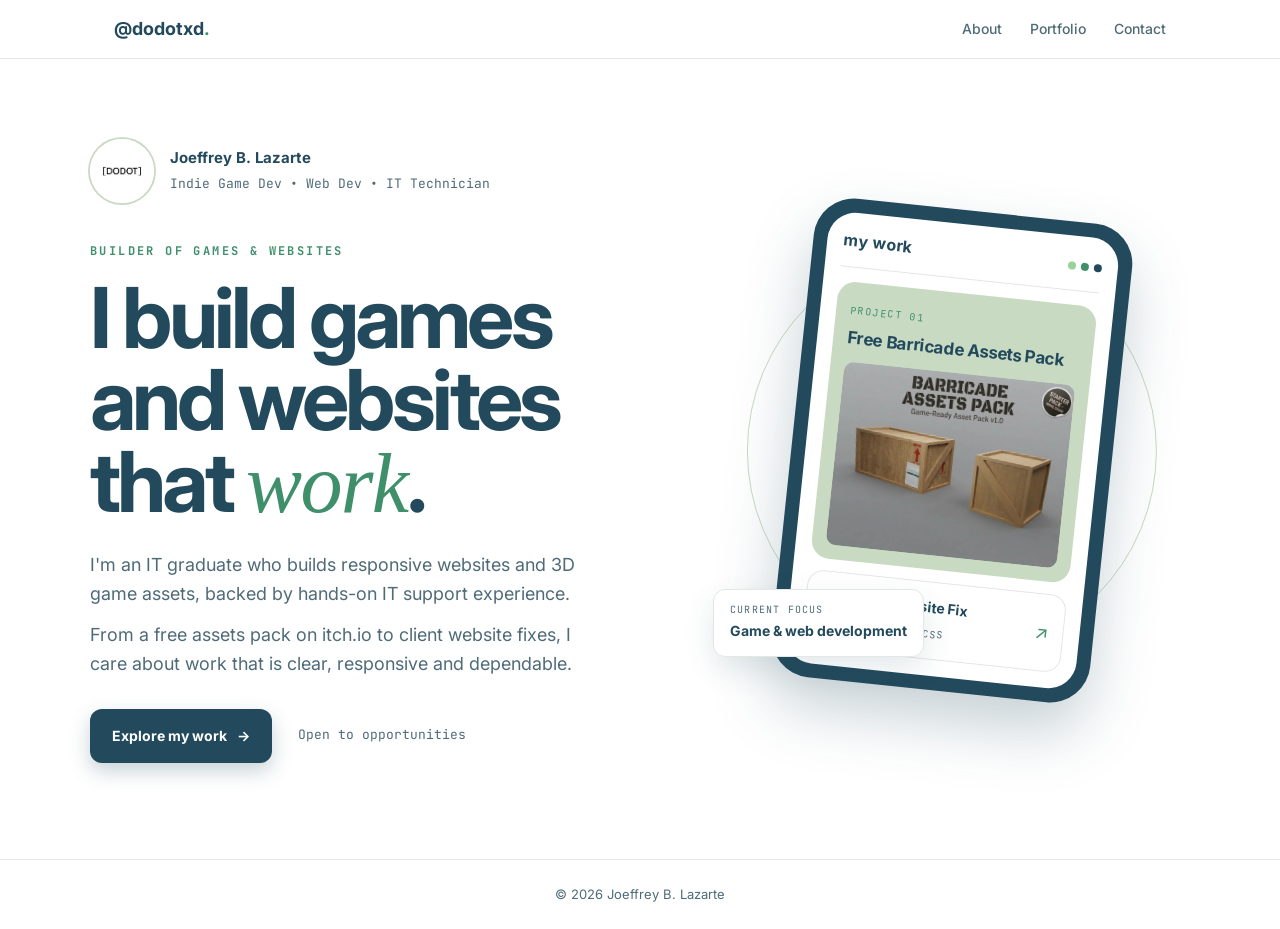
<file: index.html>
<!DOCTYPE html><html lang="en"><head><meta charset="UTF-8"><meta name="viewport" content="width=device-width, initial-scale=1">
<link rel="preconnect" href="https://fonts.googleapis.com"><link rel="preconnect" href="https://fonts.gstatic.com" crossorigin>
<link href="https://fonts.googleapis.com/css2?family=Inter:wght@400;500;700&family=JetBrains+Mono:wght@500;700&display=swap" rel="stylesheet">
<link rel="stylesheet" href="style.css"><title>Joeffrey B. Lazarte | Indie Game Dev &amp; Web Dev</title></head><body>
<header><div class="wrap"><a class="brand" href="index.html">@dodotxd<span>.</span></a>
<nav><a href="about.html">About</a><a href="portfolio.html">Portfolio</a><a href="contact.html">Contact</a></nav></div></header>
<main class="wrap hero">
  <div>
    <div class="who"><img src="img/face.png" alt="Photo of Joeffrey B. Lazarte"><div><b>Joeffrey B. Lazarte</b><span class="mono">Indie Game Dev • Web Dev • IT Technician</span></div></div>
    <span class="eyebrow">Builder of games &amp; websites</span>
    <h1>I build games and websites that <em>work</em>.</h1>
    <p>I'm an IT graduate who builds responsive websites and 3D game assets, backed by hands-on IT support experience.</p>
    <p>From a free assets pack on itch.io to client website fixes, I care about work that is clear, responsive and dependable.</p>
    <div class="cta"><a class="btn" href="portfolio.html">Explore my work <span>&rarr;</span></a><span class="mono">Open to opportunities</span></div>
  </div>
  <div class="stage">
    <div class="ring"></div>
    <div class="device"><div class="screen">
      <div class="screen-top"><span>my work</span><span class="dots"><i></i><i></i><i></i></span></div>
      <div class="proj"><small>PROJECT 01</small><b>Free Barricade Assets Pack</b><img src="img/Thumnail.jpg" alt="Free Barricade Assets Pack"></div>
      <div class="mini"><div><b>Soori Bali Website Fix</b><small>WEB · CLIENT · CSS</small></div><span>&#8599;</span></div>
    </div></div>
    <div class="chip"><small>Current focus</small><b>Game &amp; web development</b></div>
  </div>
</main>
<footer>&copy; 2026 Joeffrey B. Lazarte</footer></body></html>
</file>
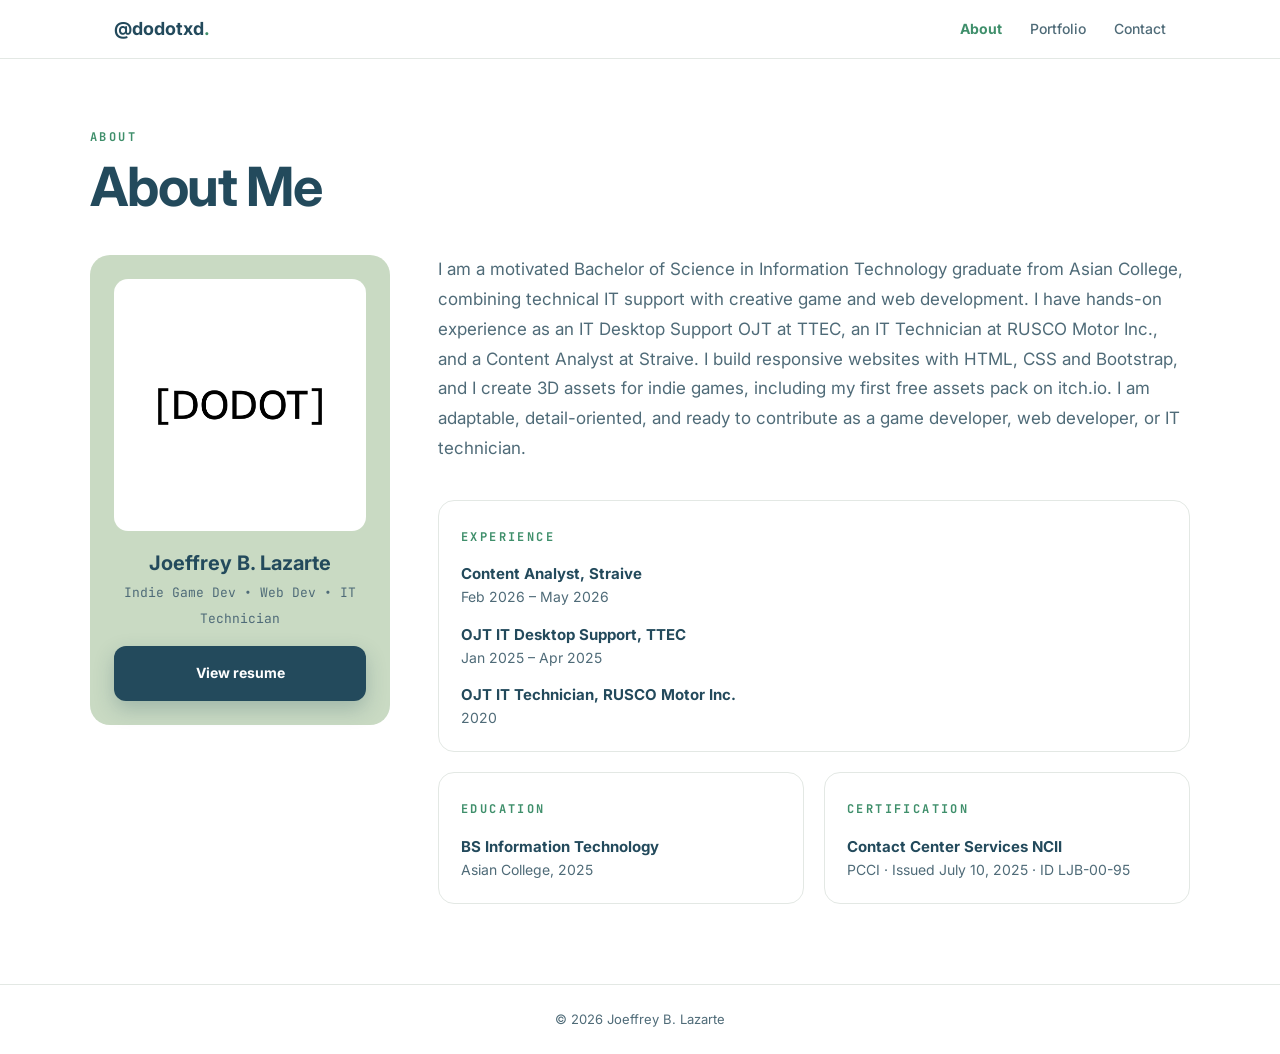
<file: about.html>
<!DOCTYPE html><html lang="en"><head><meta charset="UTF-8"><meta name="viewport" content="width=device-width, initial-scale=1">
<link rel="preconnect" href="https://fonts.googleapis.com"><link rel="preconnect" href="https://fonts.gstatic.com" crossorigin>
<link href="https://fonts.googleapis.com/css2?family=Inter:wght@400;500;700&family=JetBrains+Mono:wght@500;700&display=swap" rel="stylesheet">
<link rel="stylesheet" href="style.css"><title>About | Joeffrey B. Lazarte</title></head><body>
<header><div class="wrap"><a class="brand" href="index.html">@dodotxd<span>.</span></a>
<nav><a href="about.html" aria-current="page">About</a><a href="portfolio.html">Portfolio</a><a href="contact.html">Contact</a></nav></div></header>
<main class="wrap main">
  <span class="eyebrow">About</span><h1 class="page">About Me</h1>
  <div class="about-grid">
    <aside class="id-card"><img src="img/face.png" alt="Photo of Joeffrey B. Lazarte"><h2>Joeffrey B. Lazarte</h2><span class="mono">Indie Game Dev • Web Dev • IT Technician</span>
      <a class="btn" href="https://drive.google.com/file/d/1VAEqomhsJ4fU99PU3t4I140rJVfpsrLW/view?usp=sharing" target="_blank" rel="noopener">View resume</a></aside>
    <div>
      <p class="bio">I am a motivated Bachelor of Science in Information Technology graduate from Asian College, combining technical IT support with creative game and web development. I have hands-on experience as an IT Desktop Support OJT at TTEC, an IT Technician at RUSCO Motor Inc., and a Content Analyst at Straive. I build responsive websites with HTML, CSS and Bootstrap, and I create 3D assets for indie games, including my first free assets pack on itch.io. I am adaptable, detail-oriented, and ready to contribute as a game developer, web developer, or IT technician.</p>
      <div class="facts">
        <div class="fact wide"><span class="eyebrow">Experience</span><ul>
          <li><b>Content Analyst, Straive</b>Feb 2026 – May 2026</li>
          <li><b>OJT IT Desktop Support, TTEC</b>Jan 2025 – Apr 2025</li>
          <li><b>OJT IT Technician, RUSCO Motor Inc.</b>2020</li></ul></div>
        <div class="fact"><span class="eyebrow">Education</span><ul><li><b>BS Information Technology</b>Asian College, 2025</li></ul></div>
        <div class="fact"><span class="eyebrow">Certification</span><ul><li><b>Contact Center Services NCII</b>PCCI · Issued July 10, 2025 · ID LJB-00-95</li></ul></div>
      </div>
    </div>
  </div>
</main>
<footer>&copy; 2026 Joeffrey B. Lazarte</footer></body></html>
</file>
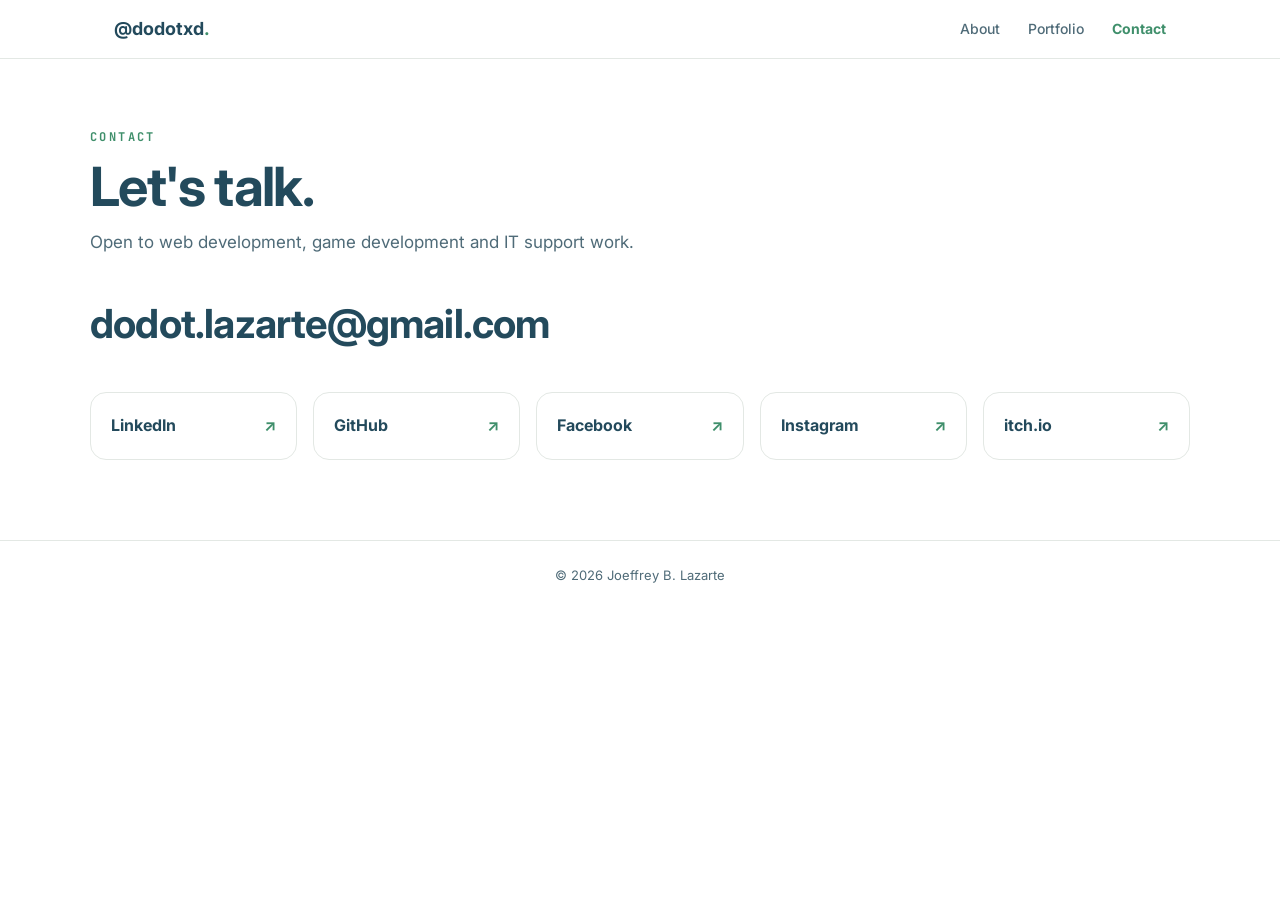
<file: contact.html>
<!DOCTYPE html><html lang="en"><head><meta charset="UTF-8"><meta name="viewport" content="width=device-width, initial-scale=1">
<link rel="preconnect" href="https://fonts.googleapis.com"><link rel="preconnect" href="https://fonts.gstatic.com" crossorigin>
<link href="https://fonts.googleapis.com/css2?family=Inter:wght@400;500;700&family=JetBrains+Mono:wght@500;700&display=swap" rel="stylesheet">
<link rel="stylesheet" href="style.css"><title>Contact | Joeffrey B. Lazarte</title></head><body>
<header><div class="wrap"><a class="brand" href="index.html">@dodotxd<span>.</span></a>
<nav><a href="about.html">About</a><a href="portfolio.html">Portfolio</a><a href="contact.html" aria-current="page">Contact</a></nav></div></header>
<main class="wrap main">
  <span class="eyebrow">Contact</span><h1 class="page">Let's talk.</h1>
  <p class="lead">Open to web development, game development and IT support work.</p>
  <a class="mail" href="mailto:dodot.lazarte@gmail.com">dodot.lazarte@gmail.com</a>
  <div class="links">
    <a class="link" href="https://www.linkedin.com/in/joeffrey-lazarte-47297b235" target="_blank" rel="noopener">LinkedIn <span>&#8599;</span></a>
    <a class="link" href="https://github.com/DodotXDD" target="_blank" rel="noopener">GitHub <span>&#8599;</span></a>
    <a class="link" href="https://www.facebook.com/joeffrey.lazarte.988/" target="_blank" rel="noopener">Facebook <span>&#8599;</span></a>
    <a class="link" href="https://www.instagram.com/dodotxd/" target="_blank" rel="noopener">Instagram <span>&#8599;</span></a>
    <a class="link" href="https://dodotxd.itch.io/free-barricade-assets-pack" target="_blank" rel="noopener">itch.io <span>&#8599;</span></a>
    <!-- Add your freelance profile here once it is live:
    <a class="link" href="URL" target="_blank" rel="noopener">Freelance Profile <span>&#8599;</span></a> -->
  </div>
</main>
<footer>&copy; 2026 Joeffrey B. Lazarte</footer></body></html>
</file>
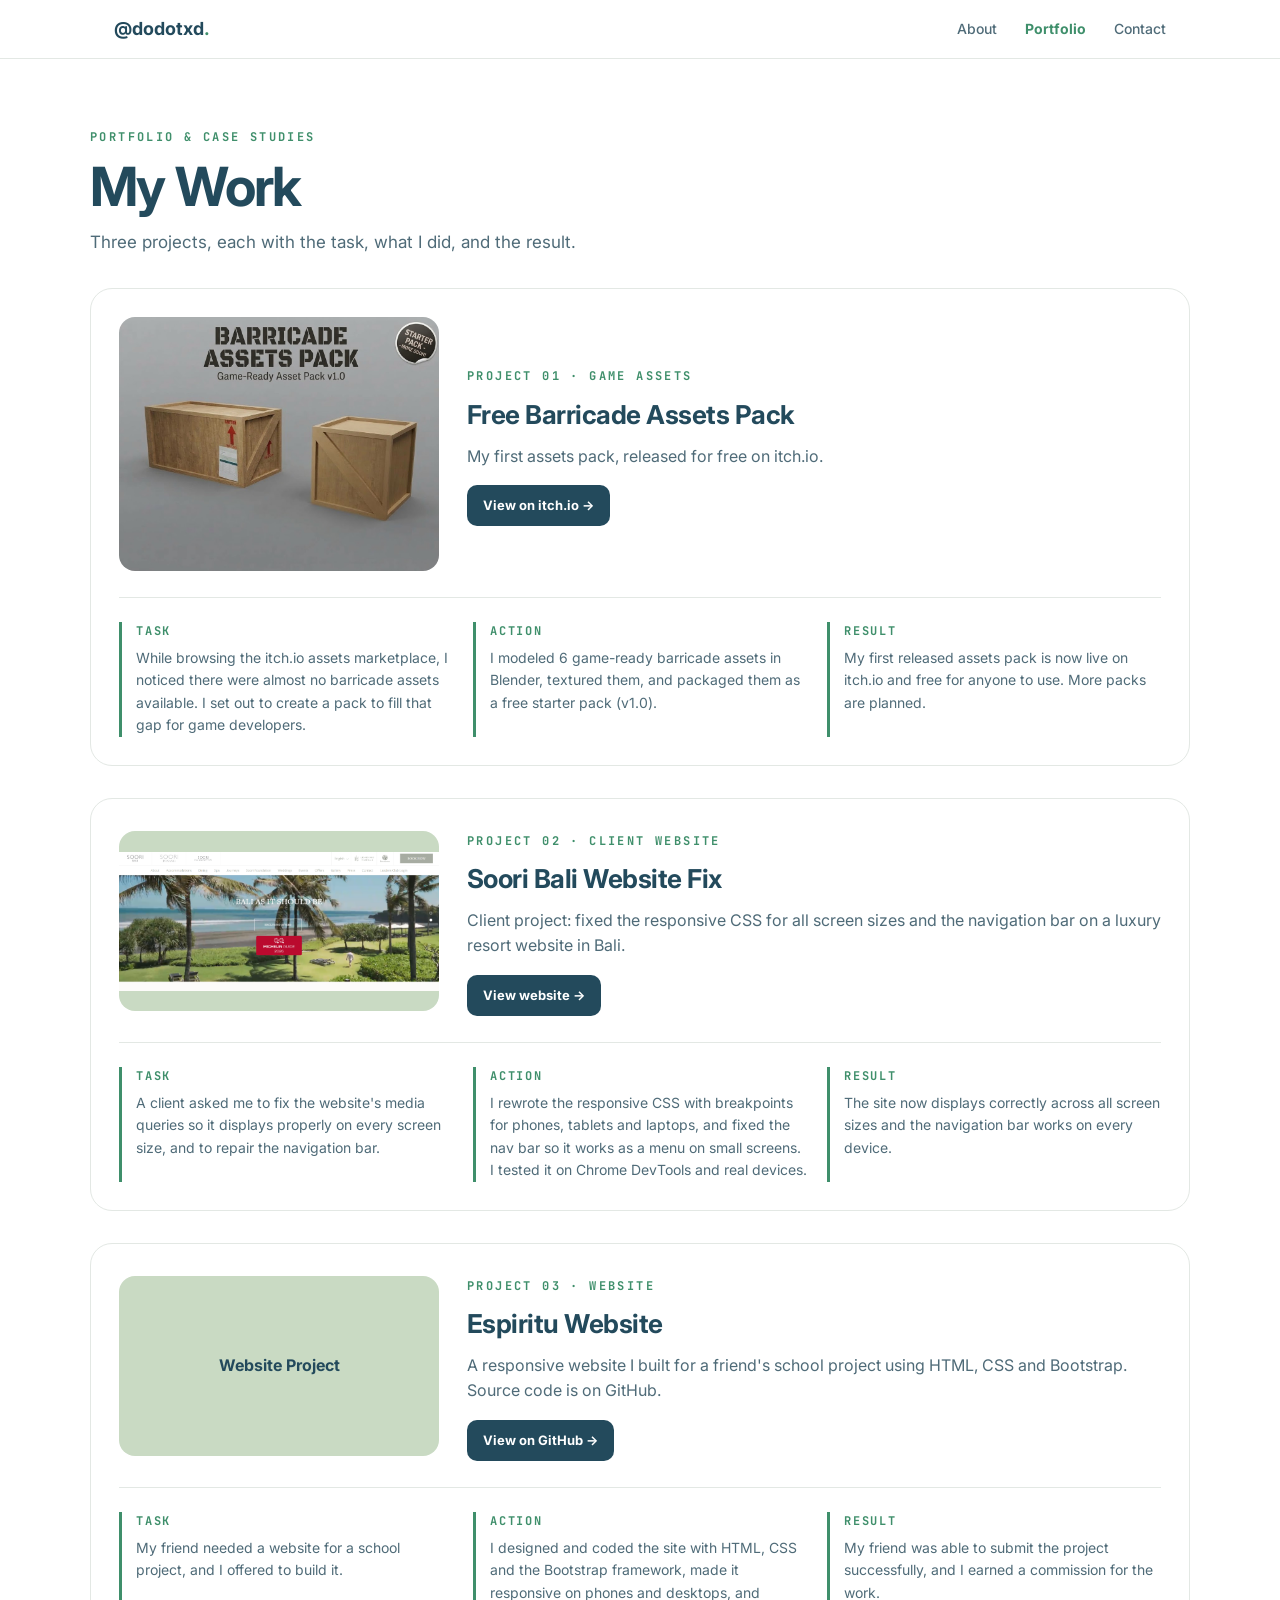
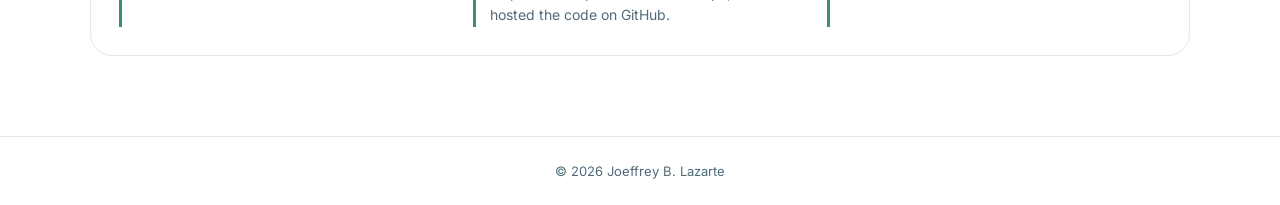
<file: portfolio.html>
<!DOCTYPE html><html lang="en"><head><meta charset="UTF-8"><meta name="viewport" content="width=device-width, initial-scale=1">
<link rel="preconnect" href="https://fonts.googleapis.com"><link rel="preconnect" href="https://fonts.gstatic.com" crossorigin>
<link href="https://fonts.googleapis.com/css2?family=Inter:wght@400;500;700&family=JetBrains+Mono:wght@500;700&display=swap" rel="stylesheet">
<link rel="stylesheet" href="style.css"><title>Portfolio | Joeffrey B. Lazarte</title></head><body>
<header><div class="wrap"><a class="brand" href="index.html">@dodotxd<span>.</span></a>
<nav><a href="about.html">About</a><a href="portfolio.html" aria-current="page">Portfolio</a><a href="contact.html">Contact</a></nav></div></header>
<main class="wrap main">
  <span class="eyebrow">Portfolio &amp; case studies</span><h1 class="page">My Work</h1>
  <p class="lead">Three projects, each with the task, what I did, and the result.</p>

  <article class="project">
    <div class="top">
      <div class="thumb"><img src="img/Thumnail.jpg" alt="Free Barricade Assets Pack thumbnail"></div>
      <div><span class="eyebrow">Project 01 · Game assets</span><h2>Free Barricade Assets Pack</h2><p>My first assets pack, released for free on itch.io.</p>
        <a class="btn sm" href="https://dodotxd.itch.io/free-barricade-assets-pack" target="_blank" rel="noopener">View on itch.io &rarr;</a></div>
    </div>
    <div class="tar">
      <div><b>Task</b><p>While browsing the itch.io assets marketplace, I noticed there were almost no barricade assets available. I set out to create a pack to fill that gap for game developers.</p></div>
      <div><b>Action</b><p>I modeled 6 game-ready barricade assets in Blender, textured them, and packaged them as a free starter pack (v1.0).</p></div>
      <div><b>Result</b><p>My first released assets pack is now live on itch.io and free for anyone to use. More packs are planned.</p></div>
    </div>
  </article>

  <article class="project">
    <div class="top">
      <div class="thumb"><img src="img/sooribali.png" alt="Soori Bali website"></div>
      <div><span class="eyebrow">Project 02 · Client website</span><h2>Soori Bali Website Fix</h2><p>Client project: fixed the responsive CSS for all screen sizes and the navigation bar on a luxury resort website in Bali.</p>
        <a class="btn sm" href="https://www.sooribali.com/" target="_blank" rel="noopener">View website &rarr;</a></div>
    </div>
    <div class="tar">
      <div><b>Task</b><p>A client asked me to fix the website's media queries so it displays properly on every screen size, and to repair the navigation bar.</p></div>
      <div><b>Action</b><p>I rewrote the responsive CSS with breakpoints for phones, tablets and laptops, and fixed the nav bar so it works as a menu on small screens. I tested it on Chrome DevTools and real devices.</p></div>
      <div><b>Result</b><p>The site now displays correctly across all screen sizes and the navigation bar works on every device.</p></div>
    </div>
  </article>

  <article class="project">
    <div class="top">
      <div class="thumb">Website Project</div>
      <div><span class="eyebrow">Project 03 · Website</span><h2>Espiritu Website</h2><p>A responsive website I built for a friend's school project using HTML, CSS and Bootstrap. Source code is on GitHub.</p>
        <a class="btn sm" href="https://github.com/DodotXDD/Espiritu" target="_blank" rel="noopener">View on GitHub &rarr;</a></div>
    </div>
    <div class="tar">
      <div><b>Task</b><p>My friend needed a website for a school project, and I offered to build it.</p></div>
      <div><b>Action</b><p>I designed and coded the site with HTML, CSS and the Bootstrap framework, made it responsive on phones and desktops, and hosted the code on GitHub.</p></div>
      <div><b>Result</b><p>My friend was able to submit the project successfully, and I earned a commission for the work.</p></div>
    </div>
  </article>
</main>
<footer>&copy; 2026 Joeffrey B. Lazarte</footer></body></html>
</file>
<file: style.css>
:root{--navy:#234a5c;--green:#3f8f6b;--sage:#c9dac3;--mint:#98d29a;--text:#4f6b78;--line:#e3e8e4;--mono:"JetBrains Mono",ui-monospace,Consolas,monospace}
*{box-sizing:border-box;margin:0;padding:0}
html{scroll-behavior:smooth}
body{font-family:"Inter",system-ui,Arial,sans-serif;color:var(--navy);background:#fff;line-height:1.6}
.wrap{max-width:1100px;margin:0 auto;padding:0 24px}
header{border-bottom:1px solid var(--line);position:sticky;top:0;background:rgba(255,255,255,.93);backdrop-filter:blur(6px);z-index:10}
header .wrap{display:flex;justify-content:space-between;align-items:center;height:58px}
.brand{font-weight:700;font-size:18px;text-decoration:none;color:var(--navy)}
.brand span{color:var(--green)}
nav{display:flex;gap:28px}
nav a{font-size:14px;text-decoration:none;color:var(--text);font-weight:500}
nav a:hover,nav a[aria-current]{color:var(--green)}
nav a[aria-current]{font-weight:700}
.eyebrow{font-family:var(--mono);font-size:12px;letter-spacing:.2em;font-weight:700;color:var(--green);text-transform:uppercase}
h1.page{font-size:clamp(34px,6vw,54px);letter-spacing:-.03em;line-height:1.05;margin-top:10px}
.lead{color:var(--text);font-size:17px;max-width:620px;margin-top:14px}
.btn{display:inline-flex;align-items:center;gap:10px;background:var(--navy);color:#fff;text-decoration:none;font-weight:700;font-size:14px;padding:16px 22px;border-radius:12px;box-shadow:0 8px 20px rgba(35,74,92,.25);transition:transform .2s,background .2s}
.btn:hover{transform:translateY(-2px);background:#173646}
.btn.sm{padding:10px 16px;font-size:13px;border-radius:10px;box-shadow:none;margin-top:16px}
.main{padding:64px 0 80px}
footer{border-top:1px solid var(--line);padding:24px;font-size:13px;color:var(--text);text-align:center}

/* HOME */
.hero{display:grid;grid-template-columns:1.1fr .9fr;gap:40px;align-items:center;padding:56px 0 72px;min-height:calc(100vh - 100px)}
.who{display:flex;align-items:center;gap:16px;margin-bottom:34px}
.who img{width:64px;height:64px;border-radius:50%;object-fit:cover;border:3px solid #fff;box-shadow:0 0 0 2px var(--sage)}
.who b{display:block;font-size:15px}
.mono{font-family:var(--mono);font-size:13px;color:var(--text)}
.hero h1{font-size:clamp(44px,8vw,84px);line-height:.98;letter-spacing:-.045em;margin:14px 0 26px}
.hero h1 em{font-family:Georgia,"Times New Roman",serif;font-weight:400;color:var(--green);letter-spacing:-.02em}
.hero p{color:var(--text);font-size:18px;max-width:520px;margin-bottom:12px}
.cta{display:flex;align-items:center;gap:26px;margin-top:30px;flex-wrap:wrap}
.stage{position:relative;display:flex;justify-content:center;padding:30px 0}
.ring{position:absolute;width:86%;aspect-ratio:1;border:1px solid var(--sage);border-radius:50%;top:50%;left:50%;transform:translate(-50%,-50%)}
.device{position:relative;width:min(320px,78%);background:var(--navy);border-radius:40px;padding:14px;transform:rotate(6deg);box-shadow:0 30px 60px rgba(35,74,92,.25)}
.screen{background:#fff;border-radius:28px;padding:16px}
.screen-top{display:flex;justify-content:space-between;align-items:center;font-weight:700;padding-bottom:12px;border-bottom:1px solid var(--line)}
.dots i{display:inline-block;width:8px;height:8px;border-radius:50%;margin-left:5px;background:var(--mint)}
.dots i:nth-child(2){background:var(--green)}
.dots i:nth-child(3){background:var(--navy)}
.proj{background:var(--sage);border-radius:18px;padding:14px;margin-top:14px}
.proj small{font-family:var(--mono);font-size:10px;letter-spacing:.15em;color:var(--green)}
.proj b{display:block;font-size:17px;margin:4px 0 10px;letter-spacing:-.02em}
.proj img{width:100%;border-radius:10px;display:block}
.mini{display:flex;justify-content:space-between;align-items:center;border:1px solid var(--line);border-radius:16px;padding:14px;margin-top:12px}
.mini b{display:block;font-size:14px}
.mini small{font-family:var(--mono);font-size:10px;color:var(--text);letter-spacing:.1em}
.mini span{color:var(--green);font-size:18px}
.chip{position:absolute;left:0;bottom:12%;background:#fff;border:1px solid var(--line);border-radius:12px;padding:12px 16px;box-shadow:0 12px 30px rgba(35,74,92,.12);z-index:2}
.chip small{display:block;font-family:var(--mono);font-size:10px;letter-spacing:.12em;color:var(--text);text-transform:uppercase}
.chip b{font-size:14px}

/* ABOUT */
.about-grid{display:grid;grid-template-columns:300px 1fr;gap:48px;margin-top:40px;align-items:start}
.id-card{background:var(--sage);border-radius:20px;padding:24px;text-align:center}
.id-card img{width:100%;aspect-ratio:1;object-fit:cover;border-radius:14px;display:block}
.id-card h2{font-size:20px;margin-top:16px}
.id-card .btn{width:100%;justify-content:center;margin-top:16px}
.bio{font-size:17px;color:var(--text);line-height:1.75}
.facts{display:grid;grid-template-columns:1fr 1fr;gap:20px;margin-top:36px}
.fact{border:1px solid var(--line);border-radius:16px;padding:22px}
.fact.wide{grid-column:1/-1}
.fact li{list-style:none;margin-top:14px;font-size:14px;color:var(--text)}
.fact li b{display:block;color:var(--navy);font-size:15px}

/* PORTFOLIO */
.project{border:1px solid var(--line);border-radius:22px;padding:28px;margin-top:32px}
.top{display:grid;grid-template-columns:320px 1fr;gap:28px;align-items:center}
.thumb{background:var(--sage);border-radius:16px;overflow:hidden;min-height:180px;display:flex;align-items:center;justify-content:center;font-weight:700}
.thumb img{width:100%;display:block}
.project h2{font-size:26px;letter-spacing:-.02em;margin:6px 0 8px}
.project p{color:var(--text)}
.tar{display:grid;grid-template-columns:repeat(3,1fr);gap:20px;margin-top:26px;padding-top:24px;border-top:1px solid var(--line)}
.tar div{border-left:3px solid var(--green);padding-left:14px}
.tar b{display:block;font-family:var(--mono);font-size:12px;letter-spacing:.15em;text-transform:uppercase;color:var(--green);margin-bottom:6px}
.tar p{font-size:14px}

/* CONTACT */
.mail{display:block;font-size:clamp(22px,5vw,40px);font-weight:700;letter-spacing:-.02em;margin-top:36px;text-decoration:none;color:var(--navy);word-break:break-all}
.mail:hover{color:var(--green)}
.links{display:grid;grid-template-columns:repeat(auto-fit,minmax(200px,1fr));gap:16px;margin-top:36px}
.link{border:1px solid var(--line);border-radius:16px;padding:20px;text-decoration:none;color:var(--navy);display:flex;justify-content:space-between;font-weight:700;transition:background .2s}
.link:hover{background:var(--sage)}
.link span{color:var(--green)}

@media(max-width:860px){
  .hero{grid-template-columns:1fr;min-height:0;padding-top:36px}
  .about-grid,.top,.facts{grid-template-columns:1fr}
  .stage{padding:50px 0}
}
@media(max-width:640px){
  nav{gap:16px}
  .tar{grid-template-columns:1fr}
  .project{padding:20px}
  .main{padding:44px 0 56px}
}
</file>
